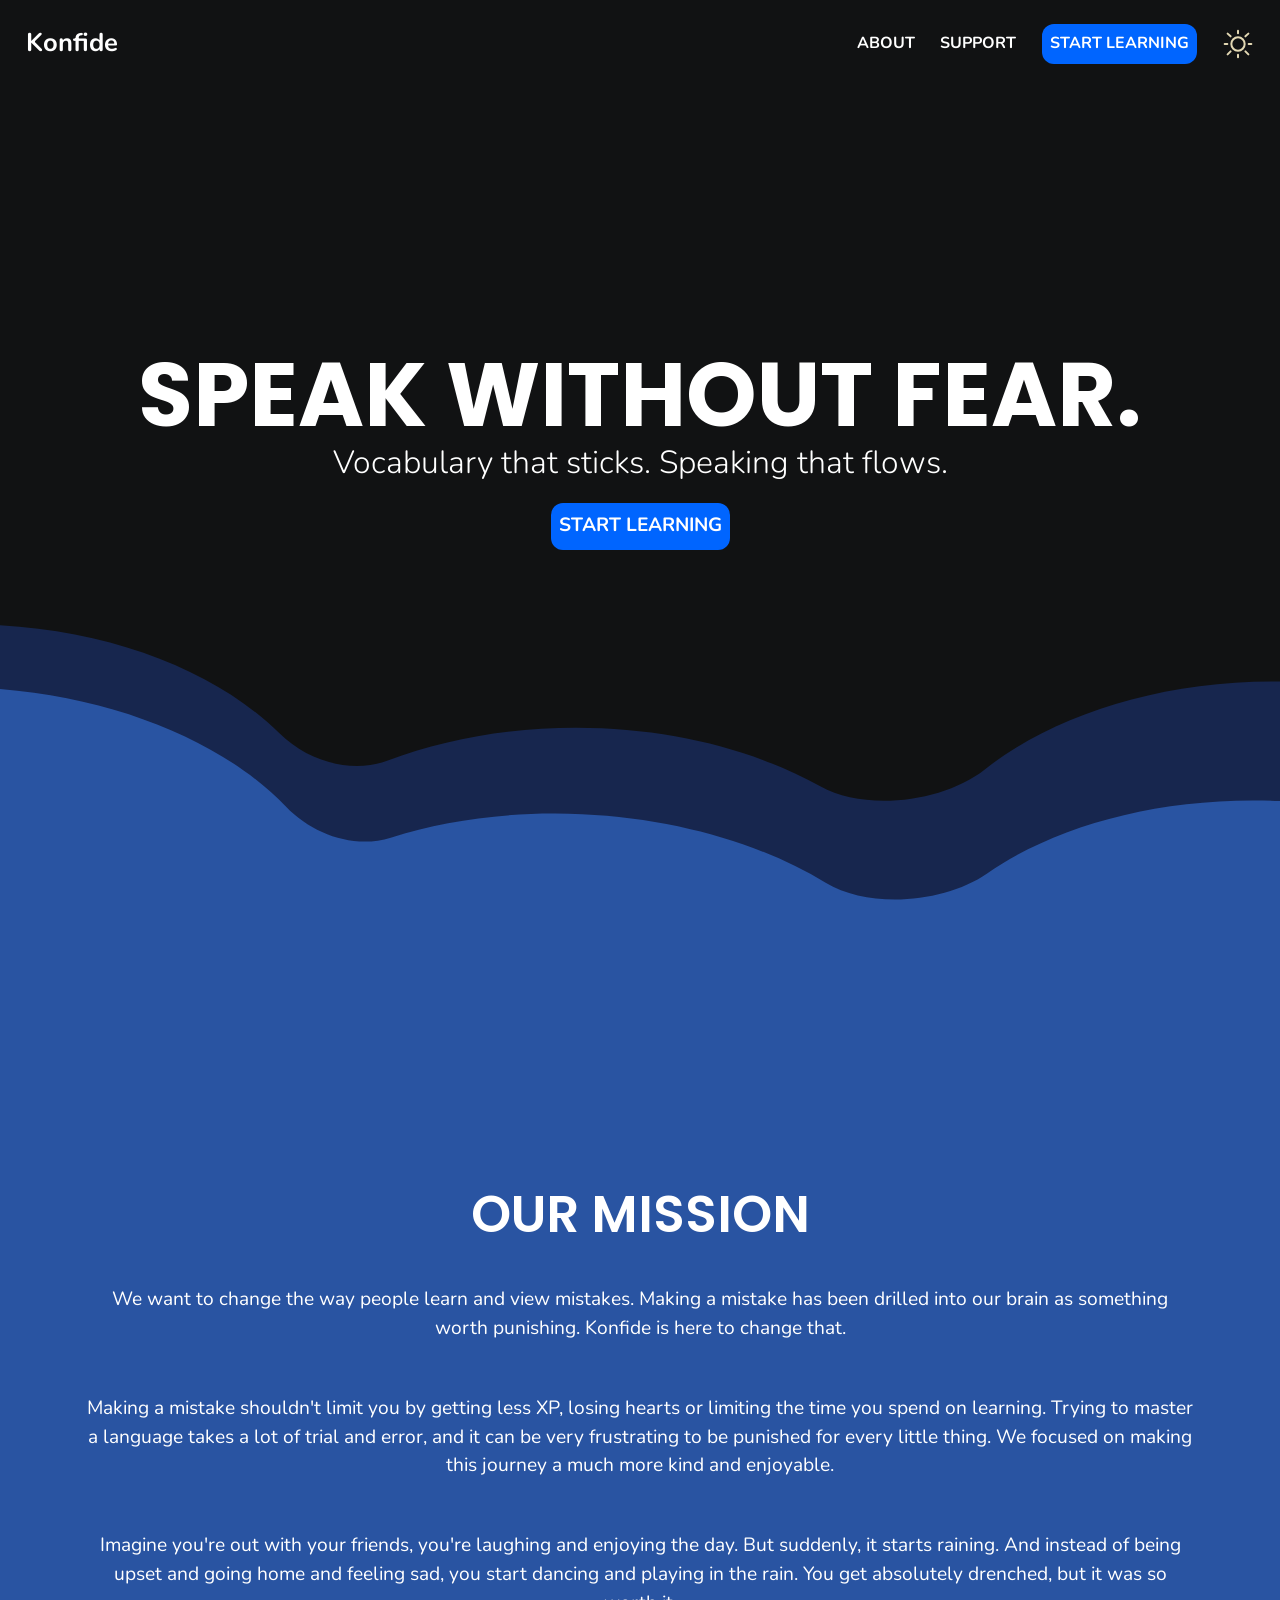
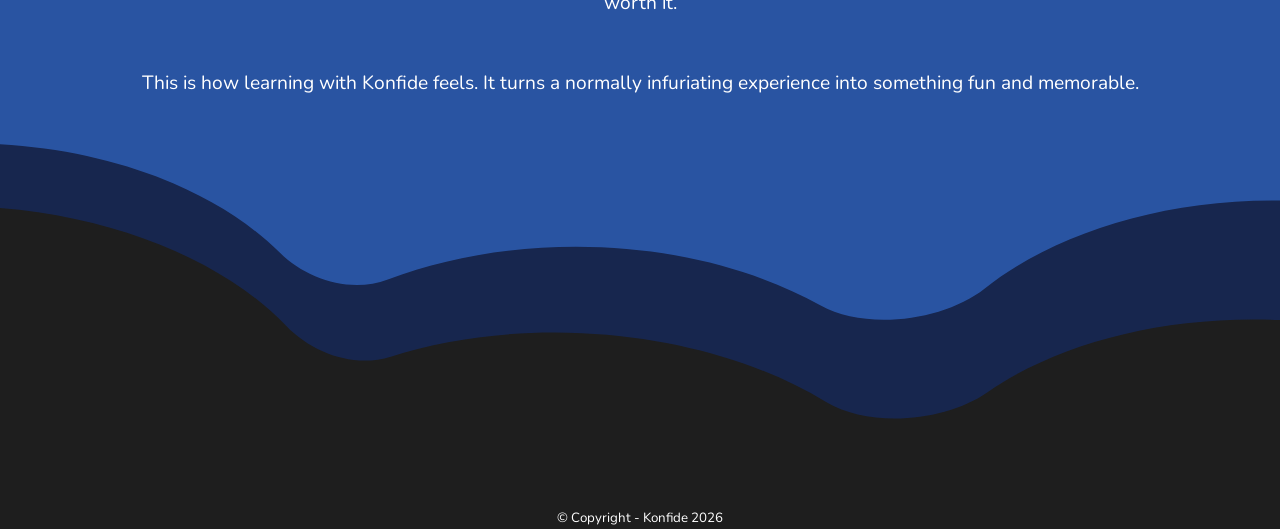
<file: index.html>
<!DOCTYPE html>
<html lang="en">
<head>
    <meta charset="UTF-8">
    <meta name="viewport" content="width=device-width, initial-scale=1.0">
    <meta name="description" content="Main page of Konfide. Learning revised.">
    <link rel="preconnect" href="https://fonts.googleapis.com">
    <link rel="preconnect" href="https://fonts.gstatic.com" crossorigin>
    <link href="https://fonts.googleapis.com/css2?family=Nunito:ital,wght@0,200..1000;1,200..1000&family=Poppins:ital,wght@0,100;0,200;0,300;0,400;0,500;0,600;0,700;0,800;0,900;1,100;1,200;1,300;1,400;1,500;1,600;1,700;1,800;1,900&display=swap" rel="stylesheet">
    <link rel="stylesheet" href="reset.css">
    <link rel="stylesheet" href="landing-style.css">
    <script src="script.js" defer></script>
    <title>Konfide - Learn without fear</title>
</head>
<body>
    <header class="nav-bar">
        <div class="responsivity">
            <div class="phone-header">
                <a href="/" id="brand"><strong>Konfide</strong></a>
                <div class="hamburger">
                        <div class="line-1"></div>
                        <div class="line-2"></div>
                        <div class="line-3"></div>
                </div>
            </div>
            <nav>
                <ul class="wide">
                    <li><a href="#about">about</a></li>
                    <li><a href="#">support</a></li>
                    <li><a href="../../onboarding/step-1/" class="start-button">start learning</a></li>
                    <li><img src="/images/sun-2-svgrepo-com.svg" alt="light-mode toggle" id="theme-toggle"></li>
                </ul>
                <section class="hamburger-menu">
                    <ul>
                        <li><a href="#about">about</a></li>
                        <li><a href="#">support</a></li>
                        <li><img src="/images/sun-2-svgrepo-com.svg" alt="light-mode toggle" id="theme-toggle-hamburger"></li>
                    </ul>
                </section>
            </nav>
        </div>
    </header>
    <main>
        <section class="hero">
            <h1>speak without fear.</h1>
            <p>Vocabulary that sticks. Speaking that flows.</p>
            <a href="../../onboarding/step-1/" class="start-button-special">start learning</a>
        </section>
        <div class="divider" id="darkmode-divider">
            <img src="/images/Wave-landing.svg" alt="Section divider">
        </div>
        <div class="divider" id="lightmode-divider">
            <img src="../../images/wave-lightmode.svg" alt="Section divider">
        </div>
        <section class="about" id="about">
            <h2>our mission</h2>
            <p>We want to change the way people learn and view mistakes. Making a mistake has been drilled into our brain as something worth punishing. Konfide is here to change that.</p>
            <p>Making a mistake shouldn't limit you by getting less XP, losing hearts or limiting the time you spend on learning. Trying to master a language takes a lot of trial and error, and it can be very frustrating to be punished for every little thing. We focused on making this journey a much more kind and enjoyable.</p>
            <p>Imagine you're out with your friends, you're laughing and enjoying the day. But suddenly, it starts raining. And instead of being upset and going home and feeling sad, you start dancing and playing in the rain. You get absolutely drenched, but it was so worth it.</p>
            <p>This is how learning with Konfide feels. It turns a normally infuriating experience into something fun and memorable.</p>
        </section>
        <div class="divider-footer" id="footer-darkmode">
            <img src="../../images/wave-footer.svg" alt="Section divider">
        </div>
        <div class="divider-footer" id="footer-lightmode">
            <img src="../../images/footer-lightmode.svg" alt="Section divider">
        </div>
    </main>
    <footer>
        <small>&#169; Copyright - Konfide 2026</small>
    </footer>
</body>
</html>
</file>
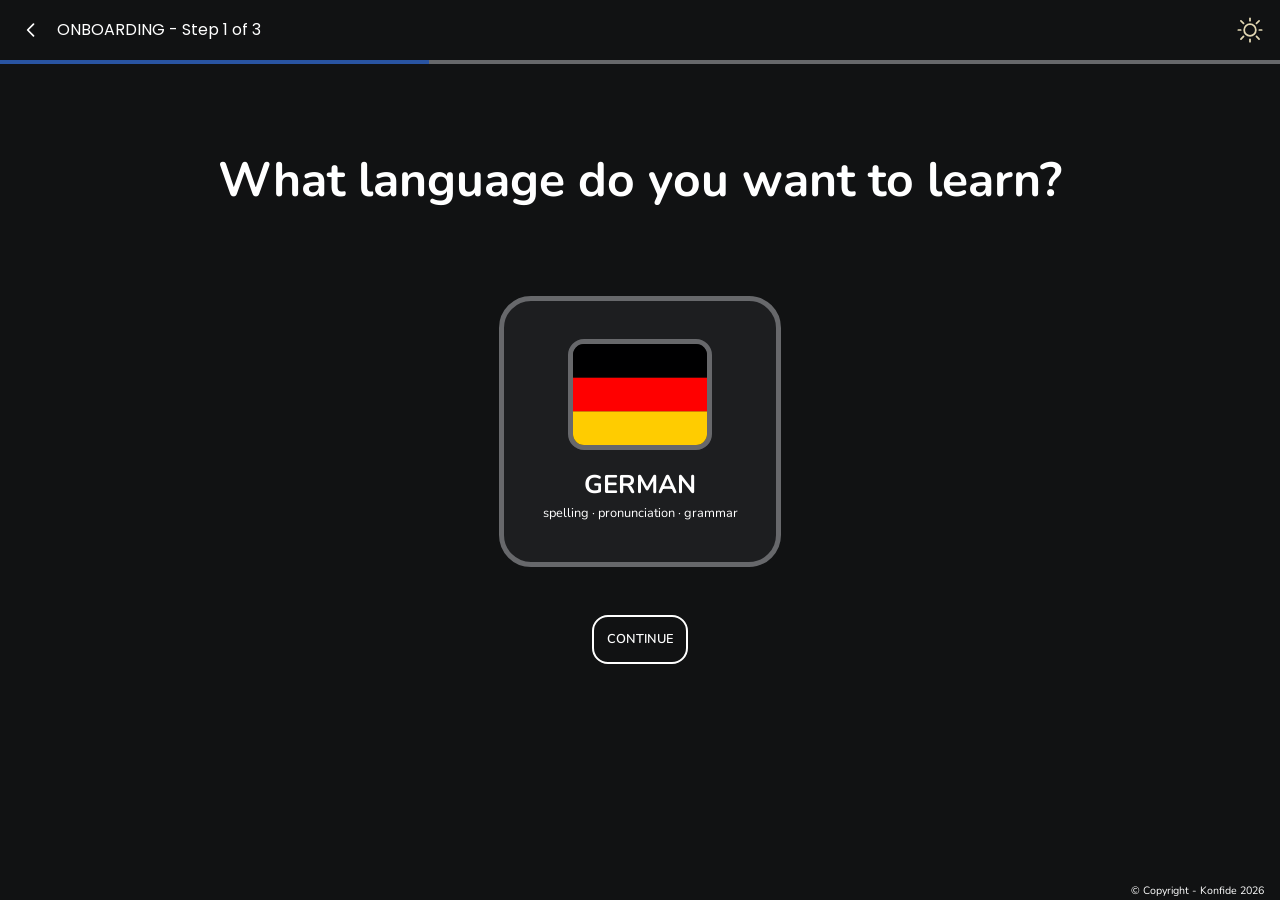
<file: onboarding/step-1/index.html>
<!DOCTYPE html>
<html lang="en">
<head>
    <meta charset="UTF-8">
    <meta name="viewport" content="width=device-width, initial-scale=1.0">
    <meta name="description" content="Choose the language you want to  learn">
    <link rel="preconnect" href="https://fonts.googleapis.com">
    <link rel="preconnect" href="https://fonts.gstatic.com" crossorigin>
    <link href="https://fonts.googleapis.com/css2?family=Nunito:ital,wght@0,200..1000;1,200..1000&family=Poppins:ital,wght@0,100;0,200;0,300;0,400;0,500;0,600;0,700;0,800;0,900;1,100;1,200;1,300;1,400;1,500;1,600;1,700;1,800;1,900&display=swap" rel="stylesheet">
    <link rel="stylesheet" href="/reset.css">
    <link rel="stylesheet" href="step-1.css">
    <script src="script.js" defer></script>
    <title>Konfide - Onboarding</title>
</head>
<body>
    <header>
        <div class="header-top">
            <a href="/" class="part-1">
                <img src="/images/arrow-left-5-svgrepo-com.svg" alt="return arrow">
                <p>ONBOARDING - Step 1 of 3</p>
            </a>
            <div class="part-2">
                <img src="/images/sun-2-svgrepo-com.svg" alt="theme-toggle" id="theme-toggle">
            </div>
        </div>
        <div class="header-bottom">
            <hr class="completed"><hr class="uncomplete">
        </div>
    </header>
    <main>
        <b>What language do you want to learn?</b>
        <section class="cards">
            <!-- neni cas delat courses
            <section class="card">
                <img src="https://flagicons.lipis.dev/flags/4x3/jp.svg" alt="Japanese flag">
                <div class="card-text">
                    <b>japanese</b>
                    <p>writing &#183; pronunciation &#183; listening</p>
                </div>
            </section>
            <section class="card">
                <img src="https://flagicons.lipis.dev/flags/4x3/gb.svg" alt="United Kingdom flag">
                <div class="card-text">
                    <b>english</b>
                    <p>spelling &#183; pronunciation &#183; grammar</p>
                </div>
            </section>
            -->
            <section class="card" id="german">
                <img src="/images/germany.svg" alt="German flag">
                <div class="card-text">
                    <b>german</b>
                    <p>spelling &#183; pronunciation &#183; grammar</p>
                </div>
            </section>
        </section>
        <a href="/onboarding/step-2/" class="continue-button" id="button">continue</a>
    </main>
    <footer>
        <small>&#169; Copyright - Konfide 2026</small>
    </footer>
</body>
</html>
</file>
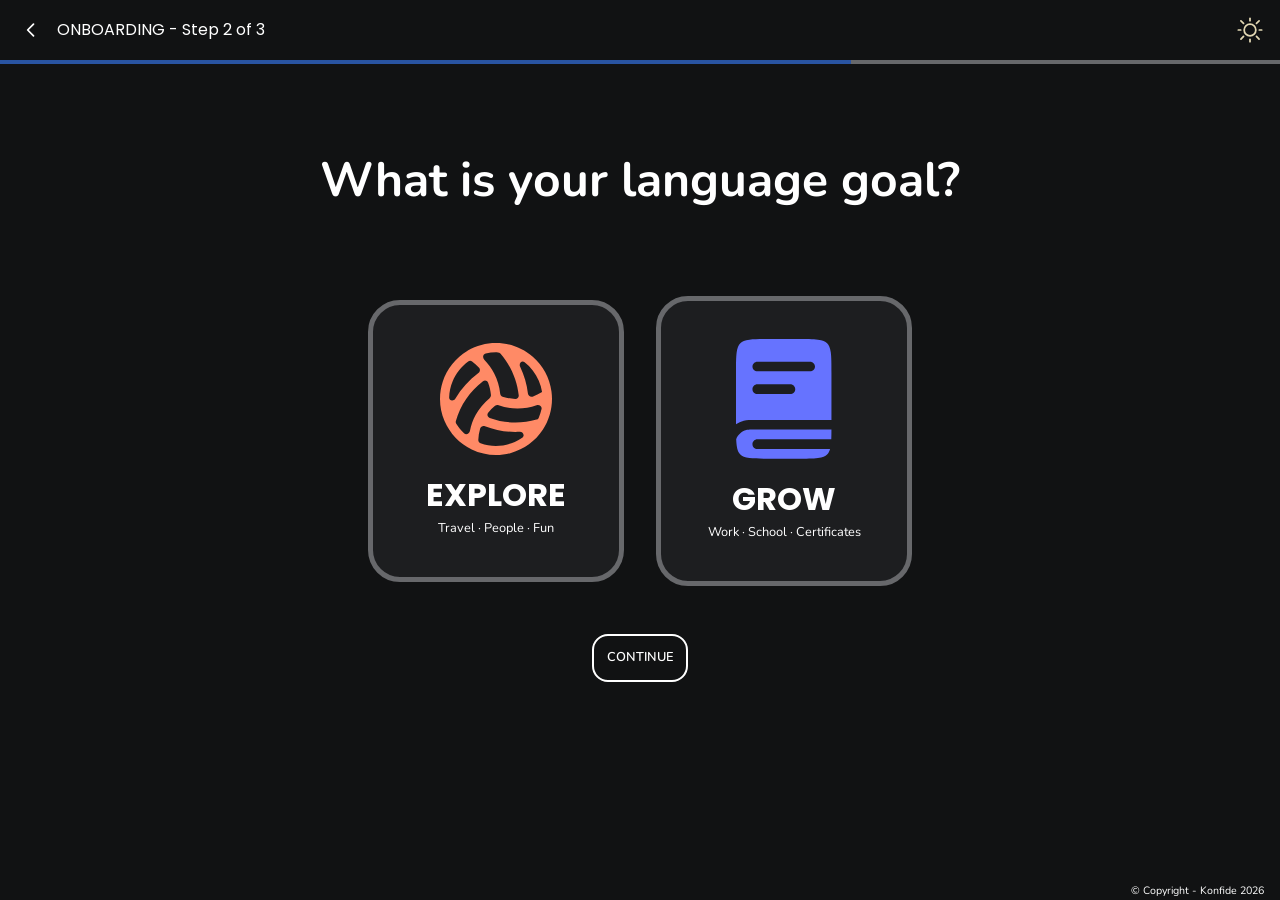
<file: onboarding/step-2/index.html>
<!DOCTYPE html>
<html lang="en">
<head>
    <meta charset="UTF-8">
    <meta name="viewport" content="width=device-width, initial-scale=1.0">
    <meta name="description" content="Choose your language goal">
    <link rel="preconnect" href="https://fonts.googleapis.com">
    <link rel="preconnect" href="https://fonts.gstatic.com" crossorigin>
    <link href="https://fonts.googleapis.com/css2?family=Nunito:ital,wght@0,200..1000;1,200..1000&family=Poppins:ital,wght@0,100;0,200;0,300;0,400;0,500;0,600;0,700;0,800;0,900;1,100;1,200;1,300;1,400;1,500;1,600;1,700;1,800;1,900&display=swap" rel="stylesheet">
    <link rel="stylesheet" href="/reset.css">
    <link rel="stylesheet" href="step-2.css">
    <script src="script-2.js" defer></script>
    <title>Konfide - Onboarding</title>
</head>
<body>
    <header>
        <div class="header-top">
            <a href="/onboarding/step-1/" class="part-1">
                <img src="/images/arrow-left-5-svgrepo-com.svg" alt="return arrow">
                <p>ONBOARDING - Step 2 of 3</p>
            </a>
            <div class="part-2">
                <img src="/images/sun-2-svgrepo-com.svg" alt="theme-toggle" id="theme-toggle">
            </div>
        </div>
        <div class="header-bottom">
            <hr class="completed"><hr class="uncomplete">
        </div>
    </header>
    <main>
        <b>What is your language goal?</b>
        <section class="cards">
            <section class="card" id="explore">
                <img src="/images/Onboarding-ball.svg" alt="Ball icon">
                <div class="card-text">
                    <b>explore</b>
                    <p>travel &#183; people &#183; fun</p>
                </div>
            </section>
            <section class="card" id="grow">
                <img src="/images/onboarding-book.svg" alt="Book icon">
                <div class="card-text">
                    <b>grow</b>
                    <p>work &#183; school &#183; certificates</p>
                </div>
            </section>
        </section>
        <a href="/onboarding/step-3/" class="continue-button">continue</a>
    </main>
    <footer>
        <small>&#169; Copyright - Konfide 2026</small>
    </footer>
</body>
</html>
</file>
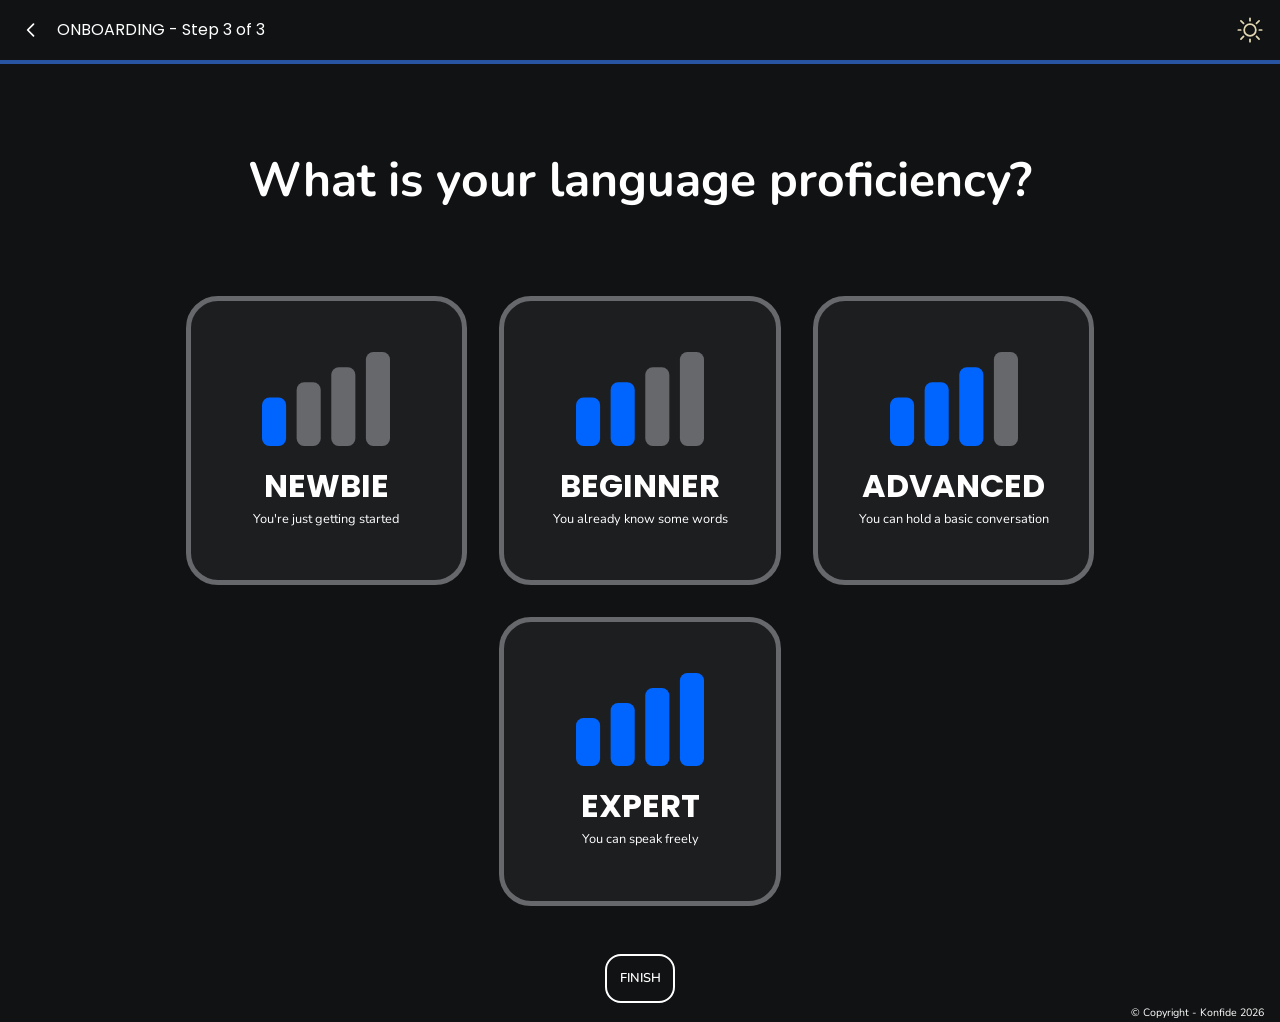
<file: onboarding/step-3/index.html>
<!DOCTYPE html>
<html lang="en">
<head>
    <meta charset="UTF-8">
    <meta name="viewport" content="width=device-width, initial-scale=1.0">
    <meta name="description" content="Choose your language proficiency">
    <link rel="preconnect" href="https://fonts.googleapis.com">
    <link rel="preconnect" href="https://fonts.gstatic.com" crossorigin>
    <link href="https://fonts.googleapis.com/css2?family=Nunito:ital,wght@0,200..1000;1,200..1000&family=Poppins:ital,wght@0,100;0,200;0,300;0,400;0,500;0,600;0,700;0,800;0,900;1,100;1,200;1,300;1,400;1,500;1,600;1,700;1,800;1,900&display=swap" rel="stylesheet">
    <link rel="stylesheet" href="/reset.css">
    <link rel="stylesheet" href="step-3.css">
    <script src="script-3.js" defer></script>
    <title>Konfide - Onboarding</title>
</head>
<body>
    <header>
        <div class="header-top">
            <a href="/onboarding/step-2/" class="part-1">
                <img src="/images/arrow-left-5-svgrepo-com.svg" alt="return arrow">
                <p>ONBOARDING - Step 3 of 3</p>
            </a>
            <div class="part-2">
                <img src="/images/sun-2-svgrepo-com.svg" alt="theme-toggle" id="theme-toggle">
            </div>
        </div>
        <div class="header-bottom">
            <hr class="completed">
        </div>
    </header>
    <main>
        <b>What is your language proficiency?</b>
        <section class="cards">
            <section class="card">
                <img src="/images/newbie-v2.svg" alt="proficiency bar-newbie">
                <div class="card-text">
                    <b>newbie</b>
                    <p>You're just getting started</p>
                </div>
            </section>
            <section class="card">
                <img src="/images/beginner-v2.svg" alt="proficiency bar-beginner">
                <div class="card-text">
                    <b>beginner</b>
                    <p>You already know some words</p>
                </div>
            </section>
            <section class="card">
                <img src="/images/advanced-v2.svg" alt="proficiency bar-advanced">
                <div class="card-text">
                    <b>advanced</b>
                    <p>You can hold a basic conversation</p>
                </div>
            </section>
            <section class="card">
                <img src="/images/expert-v2.svg" alt="proficiency bar-expert">
                <div class="card-text">
                    <b>expert</b>
                    <p>You can speak freely</p>
                </div>
            </section>
        </section>
        <a href="/dashboard/home/home.html" class="continue-button">finish</a>
    </main>
    <footer>
        <small>&#169; Copyright - Konfide 2026</small>
    </footer>
</body>
</html>
</file>
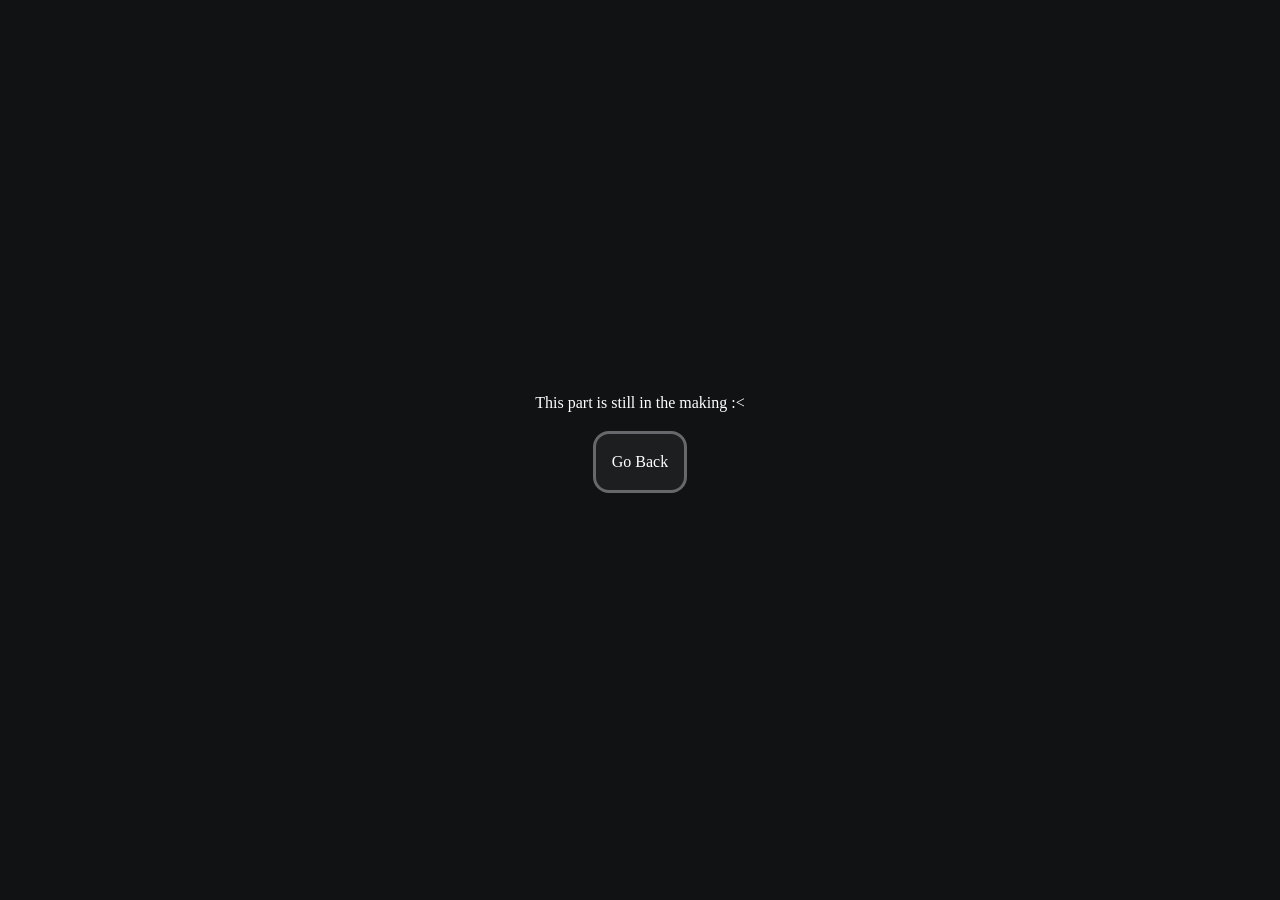
<file: dashboard/lessons/lesson-board.html>
<!DOCTYPE html>
<html lang="en">
<head>
    <meta charset="UTF-8">
    <meta name="viewport" content="width=device-width, initial-scale=1.0">
    <meta name="description" content="View your course, look at chapter notes and do specified lessons.">
    <link rel="preconnect" href="https://fonts.googleapis.com">
    <link rel="preconnect" href="https://fonts.gstatic.com" crossorigin>
    <link href="https://fonts.googleapis.com/css2?family=Nunito:ital,wght@0,200..1000;1,200..1000&family=Poppins:ital,wght@0,100;0,200;0,300;0,400;0,500;0,600;0,700;0,800;0,900;1,100;1,200;1,300;1,400;1,500;1,600;1,700;1,800;1,900&display=swap" rel="stylesheet">
    <link rel="stylesheet" href="/reset.css">
    <link rel="stylesheet" href="lesson-board.css">
    <title>Konfide - Lesson board</title>
</head>
<body>
    <div class="container">
        <p>This part is still in the making :<</p>
        <a href="/dashboard/home/home.html">Go Back</a>
    </div>
</body>
</html>
</file>
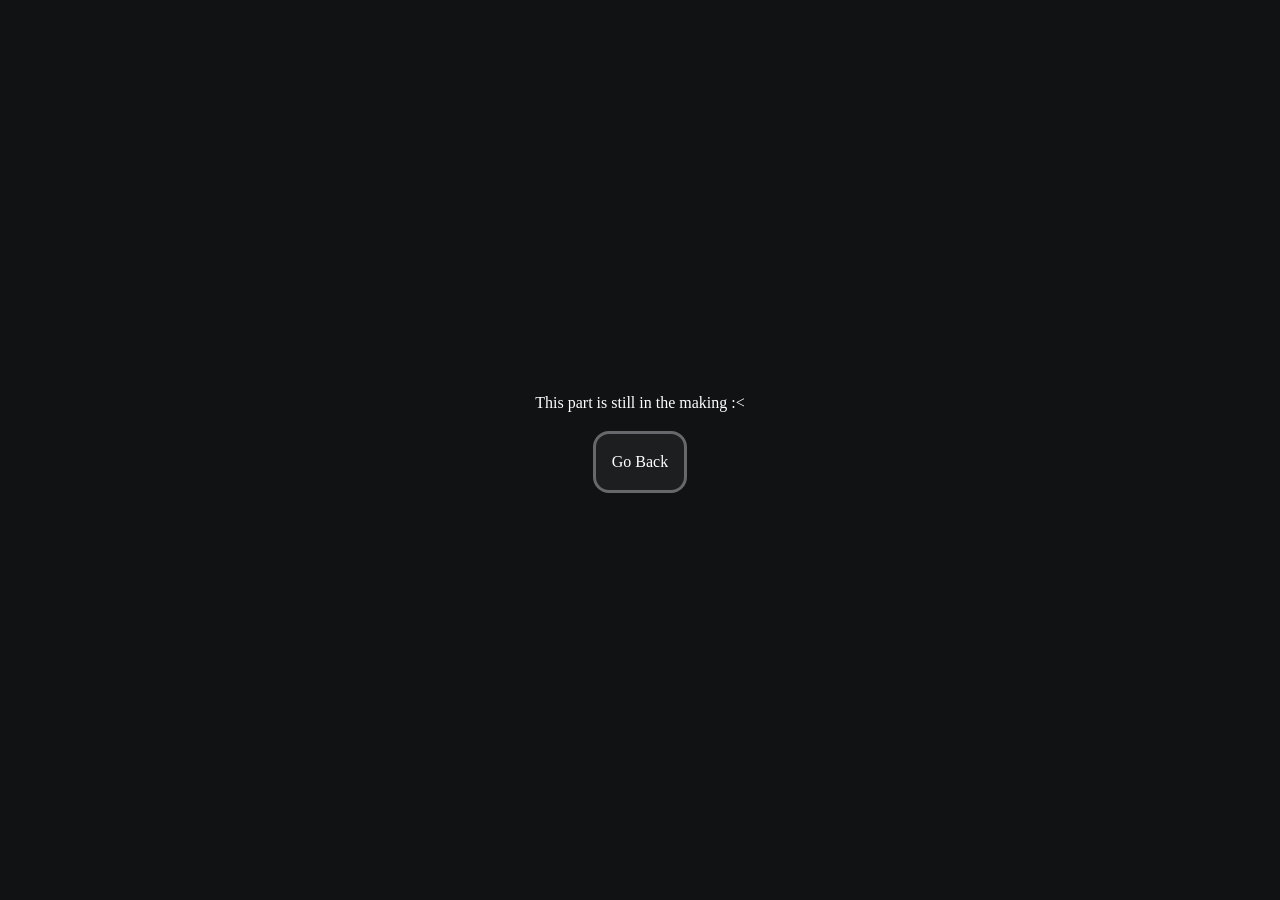
<file: dashboard/vocabulary/vocabulary.html>
<!DOCTYPE html>
<html lang="en">
<head>
    <meta charset="UTF-8">
    <meta name="viewport" content="width=device-width, initial-scale=1.0">
    <meta name="description" content="Look at all the words you learned in your course. Practice and remember them :]">
    <link rel="preconnect" href="https://fonts.googleapis.com">
    <link rel="preconnect" href="https://fonts.gstatic.com" crossorigin>
    <link href="https://fonts.googleapis.com/css2?family=Nunito:ital,wght@0,200..1000;1,200..1000&family=Poppins:ital,wght@0,100;0,200;0,300;0,400;0,500;0,600;0,700;0,800;0,900;1,100;1,200;1,300;1,400;1,500;1,600;1,700;1,800;1,900&display=swap" rel="stylesheet">
    <link rel="stylesheet" href="/reset.css">
    <link rel="stylesheet" href="vocabulary.css">
    <title>Konfide - Vocabulary</title>
</head>
<body>
    <div class="container">
        <p>This part is still in the making :<</p>
        <a href="/dashboard/home/home.html">Go Back</a>
    </div>
</body>
</html>
</file>
<file: landing-style.css>
:root{
    --darkmode_bg: #111213;
    --darkmode_text: #FFFFFF;
    --darkmode_clr_primary: #0065FF;
    --darkmode-clr-about: #2954A2;
    --darkmode-clr-footer: #1E1E1E;
    --darkmode-clr-special: #cccccc;
}
html{
    scroll-behavior: smooth;
}
body{
    font-family: "Nunito", sans-serif;
    display: flex;
    flex-direction: column;
    justify-content: center;
    align-items: center;
    background-color: var(--darkmode_bg);
    color: var(--darkmode_text);
    position: relative;
    font-size: clamp(0.75rem,2vw,1rem);
}
header{
    width: 100%;
    background-color: var(--darkmode_bg);
    position: fixed;
    top: 0;
    z-index: 3;
}
.responsivity{
    display: flex;
    align-items: center;
    justify-content: space-between;
    padding-left: clamp(1rem,2vw,2rem);
    padding-right: clamp(1rem,2vw,2rem);
    padding-top: clamp(0.75rem,2vw,1.5rem);
    padding-bottom: clamp(0.75rem,2vw,1.5rem);
}
.phone-header{
    display: flex;
    justify-content: space-between;
    align-items: center;
}
.vertical{
    display: flex;
    flex-direction: column;
    align-items: center;
    justify-content: center;
    width: 100%;
}
#brand{
    text-transform: capitalize;
    font-weight: initial;
}
header strong{
    font-size: clamp(1.125rem,2vw,2rem);
}
#theme-toggle, #theme-toggle-hamburger{
    filter: invert();
    width: clamp(1.5rem,2.5vw,2rem);
    transition: all 0.3s;
}
#theme-toggle-hamburger{
    width: 2rem;
}
#theme-toggle:hover, #theme-toggle-hamburger:hover{
    transform: rotate(90deg);
}
nav{
    display: flex;
    align-items: center;
}
ul.wide{
    display: flex;
    list-style: none;
    align-items: center;
    gap: clamp(1rem,2vw,2rem);
}
a{
    color: var(--darkmode_text);
    text-decoration: none;
}
a, li{
    text-transform: uppercase;
    font-weight: bold;
    transition: transform 0.16s ease-in-out, border-bottom 0.16s ease-in-out;
    border-bottom: transparent solid 2px;
}
.wide a, .wide li{
    font-size: clamp(0.75rem,1.25vw,1rem);
}
li:hover, .start-button:hover, .start-button-special:hover{
    border-bottom: var(--darkmode_text) solid 2px;
    cursor: pointer;
    transform: translateY(-2px);
}
.start-button:hover, .start-button-special:hover{
    box-shadow: 0 0 12px 4px #0065FF80;
    border-bottom: var(--darkmode-clr-special) solid 2px;
    transform: translateY(-2px);
}
li:last-child{
    border-bottom: none;
}
.start-button, .start-button-special{
    background-color: var(--darkmode_clr_primary);
    border-radius: 0.75rem;
    box-shadow: 0 0 12px 4px #0066ff00;
    padding: 0.5rem;
    text-align: center;
    transition: transform 0.16s ease-in-out, box-shadow 0.16s ease-in-out;
}
.hamburger{
    display: flex;
    flex-direction: column;
    gap: 0.25rem;
}
.line-1, .line-2, .line-3{
    width: 1.25rem;
    height: 0.125rem;
    background-color: var(--darkmode_text);
    border-radius: 0.25rem;
    transition: all 0.3s ease-in-out;
}
.hamburger.change .line-1{
    transform: rotate(45deg) translate(0,8.5px);
}
.hamburger.change .line-2{
    opacity: 0;
}
.hamburger.change .line-3{
    transform: rotate(-45deg) translate(0,-8.5px);
}
.hamburger-menu{
    display: none;
}
.hamburger-menu ul{
    list-style: none;
    margin: 0;
    padding: 0;
    display: flex;
    justify-content: center;
    align-items: center;
    flex-direction: column;
}
.hamburger-menu li{
    font-size: 1.5rem;
}
.active{
    display: flex;
    flex-direction: column;
    align-items: center;
    justify-content: center;
    height: 100vh;
    height: 100dvh;
    width: 100%;
    color: var(--darkmode_text);
}
main, .hero{
    display: flex;
    flex-direction: column;
    align-items: center;
    justify-content: center;
}
.hero{
    height: 100vh;
    height: 100dvh;
}
h1{
    font-family: "Poppins", sans-serif;
    font-size: clamp(2.5rem, 7vw, 6rem);
    font-weight: 700;
    text-transform: uppercase;
    margin-bottom: 0;
    line-height: 1;
    text-align: center;
}
.hero>p{
    font-weight: 300;
    margin-top: 0;
    font-size: clamp(1rem,2.5vw,2rem);
}
.start-button-special{
    font-size: clamp(1rem,1.5vw,1.5rem);
    margin-top: clamp(0.75rem,2vw,1rem);
    z-index: 2;
    border-bottom: transparent solid 2px;
}
.about{
    background-color: var(--darkmode-clr-about);
    width: 100%;
    padding: clamp(1rem,2.5vw,2rem);
    padding-bottom: clamp(10rem, 30vh, 18rem);
    padding-top: clamp(8rem, 15vh, 12rem);
    text-align: center;
    z-index: 1;
    font-size: clamp(0.75rem,2vw,1rem);
    margin-top: clamp(-4rem, - 6vh, -6rem);
    display: flex;
    flex-direction: column;
    justify-content: center;
    align-items: center;
}
.about h2{
    font-size: clamp(1.75rem, 4vw, 3.5rem);
    margin-top: clamp(3rem, 4vw, 5rem);
}
.divider, .divider-footer{
    height: 50vh;
    width: 100%;
    overflow: hidden;
}
.divider{
    margin-top: clamp(-25rem, -40vh, -15rem);
}
#lightmode-divider {
    display: none;
}
body.light-mode #lightmode-divider {
    display: block;
}
body.light-mode #darkmode-divider {
    display: none;
}
.hidden{
    display: none;
}
.divider-footer{
    margin-top: clamp(-25rem, -40vh, -15rem);
    z-index: 2;
}
.divider img, .divider-footer img{
    width: 100%;
    height: 100%;
    object-fit: cover;
    transform: scale(2) translateY(20%);
}
h2{
    text-transform: uppercase;
    font-family: "Poppins", sans-serif;
    font-weight: 600;
    font-size: clamp(1.5rem, 2.5vw, 2.5rem);
    margin: clamp(1rem,2.5vw,2rem);
}
.about p{
    padding: clamp(3rem, 4vw, 5rem);
    padding-top: 0;
    font-size: clamp(1rem, 1.5vw, 1.25rem);
    max-width: 80rem;
}
footer{
    background-color: var(--darkmode-clr-footer);
    width: 100%;
    display: flex;
    justify-content: center;
}
body.light-mode {
    --darkmode_bg: #F8FAFC;
    --darkmode_text: #111213;
    --darkmode-clr-about: #93C5FD;
    --darkmode-clr-footer: #395EA2;
}

body.light-mode #theme-toggle, body.light-mode #theme-toggle-hamburger {
    filter: none;
}

body.light-mode a {
    color: var(--darkmode_text);
}

body.light-mode .start-button, body.light-mode .start-button-special {
    background-color: var(--darkmode_clr_primary);
    color: var(--darkmode_bg);
}
body.light-mode footer {
    color: var(--darkmode_bg);
}
body.light-mode .start-button:hover, body.light-mode .start-button-special:hover{
    border-bottom: #113086 solid 2px;
}
body.light-mode .about{
    color: #0F172A;
}
#footer-lightmode {
    display: none;
}

body.light-mode #footer-lightmode {
    display: flex;
}

body.light-mode #footer-darkmode {
    display: none;
}
@media(width>768px){
    .hamburger{
        display: none;
    }
    .line-1, .line-2, .line-3{
        display: none;
    }
}
@media(width<=768px){
    ul.wide{
        display: none;
    }
    .phone-header{
        width: 100%;
    }
}
</file>
<file: onboarding/step-1/step-1.css>
:root{
    --darkmode_bg: #111213;
    --darkmode_text: #FFFFFF;
    --darkmode_clr_primary: #0065FF;
    --darkmode-card-bg: #1D1E20;
    --darkmode-card-action: #2a2a2e;
    --darkmode-card-border: #67686B;
}
body{
    height: 100vh; /*telefon bude muset scrollovat pokud bude vice karet tho*/
    display: flex;
    flex-direction: column;
    font-family: 'Nunito', sans-serif;
    background-color: var(--darkmode_bg);
    color: var(--darkmode_text);
}
header{
    display: flex;
    flex-direction: column;
}
.header-top{
    display: flex;
    align-items: center;
    justify-content: space-between;
    font-family: 'Poppins', sans-serif;
    padding: min(1rem, 3%);
}
.part-1, .part-2{
    display: flex;
    align-items: center;
    justify-content: center;
    color: var(--darkmode_text);
    font-size: clamp(0.75rem,2vw,1rem);
    text-decoration: none;
    gap: clamp(0.5rem,1vw,1.5rem);
    transition: all 0.3s;
}
.part-2:hover{
    transform: rotate(90deg);
    cursor: pointer;
}
.header-top img{
    width: 1.75rem;
    filter: invert();
}
.header-top img:last-child{
    width: clamp(1.5rem,4vw,1.75rem);
}
.header-bottom{
    display: flex;
}
.completed{
    width: 33.5%;
    height: 0.25rem;
    color: #2954A2;
    background-color: #2954A2;
    border: none;
}
.uncomplete{
    width: 66.5%;
    height: 0.25rem;
    color: var(--darkmode-card-border);
    background-color: var(--darkmode-card-border);
    border: none;
}
main{
    display: flex;
    flex-direction: column;
    align-items: center;
    justify-content: center;
}
main>b{
    font-size: clamp(1.25rem, 4vw,3rem);
    font-weight: 700;
    text-align: center;
    margin-top: min(5rem,10%);
}
.cards{
    display: flex;
    gap: 2rem;
    margin: min(5rem,9%);
    margin-bottom: min(3rem,7%);
}
.card{
    display: flex;
    flex-direction: column;
    align-items: center;
    gap: clamp(1rem,1vw,2rem);
    border-radius: 2rem;
    background-color: var(--darkmode-card-bg);
    border: 5px solid var(--darkmode-card-border);
    padding: clamp(1rem,3vw,3rem);
    padding-bottom: clamp(2rem,3vw,5rem);
    transition: all 0.2s ease-in-out;
}
.card:hover{
    background-color: var(--darkmode-card-action);
    cursor: pointer;
}
.card img{
    width: clamp(9rem,5vw,8vw);
    border-radius: 1rem;
    border: 5px solid var(--darkmode-card-border);
}
.card-text{
    display: flex;
    flex-direction: column;
    align-items: center;
    justify-content: center;
    font-size: clamp(0.75rem,1vw,1rem);
}
.card-text b{
    text-transform: uppercase;
    font-size: clamp(1rem,2vw,2rem);
}
.card:hover, .card.selected{
    transform: translateY(-1rem);
}
.card.selected, .card.selected img{
    border-color: var(--darkmode_clr_primary);
}
.continue-button{
    padding: clamp(0.75rem,1vw,1rem);
    font-size: clamp(0.75rem,1vw,1rem);
    text-transform: uppercase;
    pointer-events: none;
    border: 2px solid var(--darkmode_text);
    border-radius: 1rem;
    color: var(--darkmode_text);
    text-decoration: none;
    font-weight: 600;
    transition: all 0.5s ease-in-out;
}
.continue-button.enabled{
    background-color: var(--darkmode_clr_primary);
    pointer-events: all;
}
footer{
    align-self: flex-end;
    margin-top: auto;
    padding-right: 1rem;
    font-size: clamp(0.5rem,1vw,1rem);
}
body.light-mode {
    --darkmode_bg: #F8FAFC;
    --darkmode_text: #111213;
    --darkmode-card-bg: #E8EDF2;
    --darkmode-card-action: #D8E2EC;
    --darkmode-card-border: #93C5FD;
}

body.light-mode #theme-toggle, body.light-mode .header-top img{
    filter: none;
}

body.light-mode a {
    color: var(--darkmode_text);
}
body.light-mode .completed {
    background-color: #0065FF;
    color: #0065FF;
}

body.light-mode .uncomplete {
    background-color: #BFDBFE;
    color: #BFDBFE;
}
body.light-mode footer {
    color: var(--darkmode_bg);
}
body.light-mode .continue-button{
    background-color: var(--darkmode-card-bg);
    border-color: var(--darkmode-card-border);
}
body.light-mode .continue-button.enabled {
    background-color: var(--darkmode-card-border);
    border-color: var(--darkmode_clr_primary);
}
</file>
<file: onboarding/step-2/step-2.css>
:root{
    --darkmode_bg: #111213;
    --darkmode_text: #FFFFFF;
    --darkmode_clr_primary: #0065FF;
    --darkmode-card-bg: #1D1E20;
    --darkmode-card-action: #2a2a2e;
    --darkmode-card-border: #67686B;
}
body{
    height: 100vh;
    display: flex;
    flex-direction: column;
    font-family: 'Nunito', sans-serif;
    background-color: var(--darkmode_bg);
    color: var(--darkmode_text);
}
header{
    display: flex;
    flex-direction: column;
}
.header-top{
    display: flex;
    align-items: center;
    justify-content: space-between;
    font-family: 'Poppins', sans-serif;
    padding: min(1rem, 3%);
}
.part-1, .part-2{
    display: flex;
    align-items: center;
    justify-content: center;
    color: var(--darkmode_text);
    font-size: clamp(0.75rem,2vw,1rem);
    text-decoration: none;
    gap: clamp(0.5rem,1vw,1.5rem);
    transition: all 0.3s;
}
.part-2:hover{
    transform: rotate(90deg);
    cursor: pointer;
}
.header-top img{
    width: 1.75rem;
    filter: invert();
}
.header-top img:last-child{
    width: clamp(1.5rem,4vw,1.75rem);
}
.header-bottom{
    display: flex;
}
.completed{
    width: 66.5%;
    height: 0.25rem;
    color: #2954A2;
    background-color: #2954A2;
    border: none;
}
.uncomplete{
    width: 33.5%;
    height: 0.25rem;
    color: var(--darkmode-card-border);
    background-color: var(--darkmode-card-border);
    border: none;
}
main{
    display: flex;
    flex-direction: column;
    align-items: center;
    justify-content: center;
}
main>b{
    font-size: clamp(1.25rem, 4vw,3rem);
    font-weight: 700;
    text-align: center;
    margin-top: min(5rem,10%);
}
.cards{
    display: flex;
    justify-content: center;
    align-items: center;
    flex-wrap: wrap;
    gap: 2rem;
    margin: min(5rem,9%);
    margin-bottom: min(3rem,7%);
}
.card{
    display: flex;
    flex-direction: column;
    width: clamp(14rem, 20vw,20rem);
    align-items: center;
    gap: clamp(1rem,1vw,2rem);
    border-radius: 2rem;
    background-color: var(--darkmode-card-bg);
    border: 5px solid var(--darkmode-card-border);
    padding: clamp(2rem,3vw,3rem);
    transition: all 0.2s ease-in-out;
}
.card:hover{
    background-color: var(--darkmode-card-action);
    cursor: pointer;
}
.card:hover, .card.selected{
    transform: translateY(-1rem);
}
.card.selected{
    border-color: var(--darkmode_clr_primary);
}
.card img{
    width: clamp(7rem,3vw,12rem);
}
.card:nth-child(2) img{
    width: clamp(6rem,3vw,10rem);
}
.card-text{
    display: flex;
    flex-direction: column;
    align-items: center;
    justify-content: center;
    text-transform: capitalize;
    font-size: clamp(0.75rem,1vw,1rem);
}
.card-text b{
    text-transform: uppercase;
    font-family: 'Poppins', sans-serif;
    font-size: clamp(1rem,2.5vw,2.5rem);
}
.continue-button{
    padding: clamp(0.75rem,1vw,1rem);
    font-size: clamp(0.75rem,1vw,1rem);
    text-transform: uppercase;
    border: 2px solid var(--darkmode_text);
    border-radius: 1rem;
    color: var(--darkmode_text);
    text-decoration: none;
    pointer-events: none;
    font-weight: 600;
    transition: all 0.5s ease-in-out;
}
.continue-button.enabled{
    background-color: var(--darkmode_clr_primary);
    pointer-events: all;
}
footer{
    align-self: flex-end;
    margin-top: auto;
    padding-right: 1rem;
    font-size: clamp(0.5rem,1vw,1rem);
}
body.light-mode {
    --darkmode_bg: #F8FAFC;
    --darkmode_text: #111213;
    --darkmode-card-bg: #E8EDF2;
    --darkmode-card-action: #D8E2EC;
    --darkmode-card-border: #93C5FD;
}

body.light-mode #theme-toggle, body.light-mode .header-top img{
    filter: none;
}

body.light-mode a {
    color: var(--darkmode_text);
}
body.light-mode .completed {
    background-color: #0065FF;
    color: #0065FF;
}

body.light-mode .uncomplete {
    background-color: #BFDBFE;
    color: #BFDBFE;
}
body.light-mode footer {
    color: var(--darkmode_bg);
}
body.light-mode .continue-button{
    background-color: var(--darkmode-card-bg);
    border-color: var(--darkmode-card-border);
}
body.light-mode .continue-button.enabled {
    background-color: var(--darkmode-card-border);
    border-color: var(--darkmode_clr_primary);
}
</file>
<file: onboarding/step-3/step-3.css>
:root{
    --darkmode_bg: #111213;
    --darkmode_text: #FFFFFF;
    --darkmode_clr_primary: #0065FF;
    --darkmode-card-bg: #1D1E20;
    --darkmode-card-action: #2a2a2e;
    --darkmode-card-border: #67686B;
}
body{
    height: 100vh;
    display: flex;
    flex-direction: column;
    font-family: 'Nunito', sans-serif;
    background-color: var(--darkmode_bg);
    color: var(--darkmode_text);
}
header{
    display: flex;
    flex-direction: column;
}
.header-top{
    display: flex;
    align-items: center;
    justify-content: space-between;
    font-family: 'Poppins', sans-serif;
    padding: min(1rem, 3%);
}
.part-1, .part-2{
    display: flex;
    align-items: center;
    justify-content: center;
    color: var(--darkmode_text);
    font-size: clamp(0.75rem,2vw,1rem);
    text-decoration: none;
    gap: clamp(0.5rem,1vw,1.5rem);
    transition: all 0.3s;
}
.part-2:hover{
    transform: rotate(90deg);
    cursor: pointer;
}
.header-top img{
    width: 1.75rem;
    filter: invert();
}
.header-top img:last-child{
    width: clamp(1.5rem,4vw,1.75rem);
}
.header-bottom{
    display: flex;
}
.completed{
    width: 100%;
    height: 0.25rem;
    color: #2954A2;
    background-color: #2954A2;
    border: none;
}
main{
    display: flex;
    flex-direction: column;
    align-items: center;
    justify-content: center;
}
main>b{
    font-size: clamp(1.25rem, 4vw,3rem);
    font-weight: 700;
    text-align: center;
    margin-top: min(5rem,10%);
}
.cards{
    display: flex;
    justify-content: center;
    align-items: center;
    flex-wrap: wrap;
    gap: 2rem;
    margin: min(5rem,9%);
    margin-bottom: min(3rem,7%);
}
.card{
    display: flex;
    flex-direction: column;
    align-items: center;
    width: clamp(14rem, 22vw,24rem);
    gap: clamp(1rem,1vw,2rem);
    border-radius: 2rem;
    padding: clamp(2rem,3vw,3rem);
    padding-top: clamp(3rem,4vw,5rem);
    padding-bottom: clamp(3rem,4vw,5rem);
    background-color: var(--darkmode-card-bg);
    border: 5px solid var(--darkmode-card-border);
    transition: all 0.2s ease-in-out;
    text-align: center;
}
.card:hover{
    background-color: var(--darkmode-card-action);
    cursor: pointer;
}
.card:hover, .card.selected{
    transform: translateY(-1rem);
}
.card.selected{
    border-color: var(--darkmode_clr_primary);
}
.card img{
    width: clamp(8rem,9vw,12rem);
}
.card-text{
    display: flex;
    flex-direction: column;
    align-items: center;
    justify-content: center;
    font-size: clamp(0.75rem,1vw,1rem);
}
.card-text b{
    text-transform: uppercase;
    font-family: 'Poppins', sans-serif;
    font-size: clamp(1rem,2.5vw,2.5rem);
}
.continue-button{
    padding: clamp(0.75rem,1vw,1rem);
    font-size: clamp(0.75rem,1vw,1rem);
    text-transform: uppercase;
    border: 2px solid var(--darkmode_text);
    border-radius: 1rem;
    color: var(--darkmode_text);
    text-decoration: none;
    pointer-events: none;
    font-weight: 600;
    transition: all 0.5s ease-in-out;
}
.continue-button.enabled{
    background-color: var(--darkmode_clr_primary);
    pointer-events: all;
}
footer{
    align-self: flex-end;
    margin-top: auto;
    padding-right: 1rem;
    font-size: clamp(0.5rem,1vw,1rem);
}
body.light-mode {
    --darkmode_bg: #F8FAFC;
    --darkmode_text: #111213;
    --darkmode-card-bg: #E8EDF2;
    --darkmode-card-action: #D8E2EC;
    --darkmode-card-border: #93C5FD;
}

body.light-mode #theme-toggle, body.light-mode .header-top img{
    filter: none;
}

body.light-mode a {
    color: var(--darkmode_text);
}
body.light-mode .completed {
    background-color: #0065FF;
    color: #0065FF;
}

body.light-mode .uncomplete {
    background-color: #BFDBFE;
    color: #BFDBFE;
}
body.light-mode footer {
    color: var(--darkmode_bg);
}
body.light-mode .continue-button{
    background-color: var(--darkmode-card-bg);
    border-color: var(--darkmode-card-border);
}
body.light-mode .continue-button.enabled {
    background-color: var(--darkmode-card-border);
    border-color: var(--darkmode_clr_primary);
}
</file>
<file: dashboard/lessons/lesson-board.css>
:root{
        --darkmode_bg: #111213;
        --darkmode_text: #FFFFFF;
        --darkmode-card-bg: #1D1E20;
        --darkmode-card-action: #2a2a2e;
        --darkmode-card-border: #67686B;
}
body{
    background-color: var(--darkmode_bg);
    color: var(--darkmode_text);
}
.container{
    display: flex;
    height: 100vh;
    justify-content: center;
    align-items: center;
    flex-direction: column;
}
a{
    color: var(--darkmode_text);
    background-color: var(--darkmode-card-bg);
    margin: 1rem;
    padding: 1rem;
    border: var(--darkmode-card-border) 3px solid;
    border-radius: 1rem;
    text-decoration: none;
}
a:hover{
    background-color: var(--darkmode-card-action);
}
</file>
<file: dashboard/vocabulary/vocabulary.css>
:root{
        --darkmode_bg: #111213;
        --darkmode_text: #FFFFFF;
        --darkmode-card-bg: #1D1E20;
        --darkmode-card-action: #2a2a2e;
        --darkmode-card-border: #67686B;
}
body{
    background-color: var(--darkmode_bg);
    color: var(--darkmode_text);
}
.container{
    display: flex;
    height: 100vh;
    justify-content: center;
    align-items: center;
    flex-direction: column;
}
a{
    color: var(--darkmode_text);
    background-color: var(--darkmode-card-bg);
    margin: 1rem;
    padding: 1rem;
    border: var(--darkmode-card-border) 3px solid;
    border-radius: 1rem;
    text-decoration: none;
}
a:hover{
    background-color: var(--darkmode-card-action);
}
</file>
